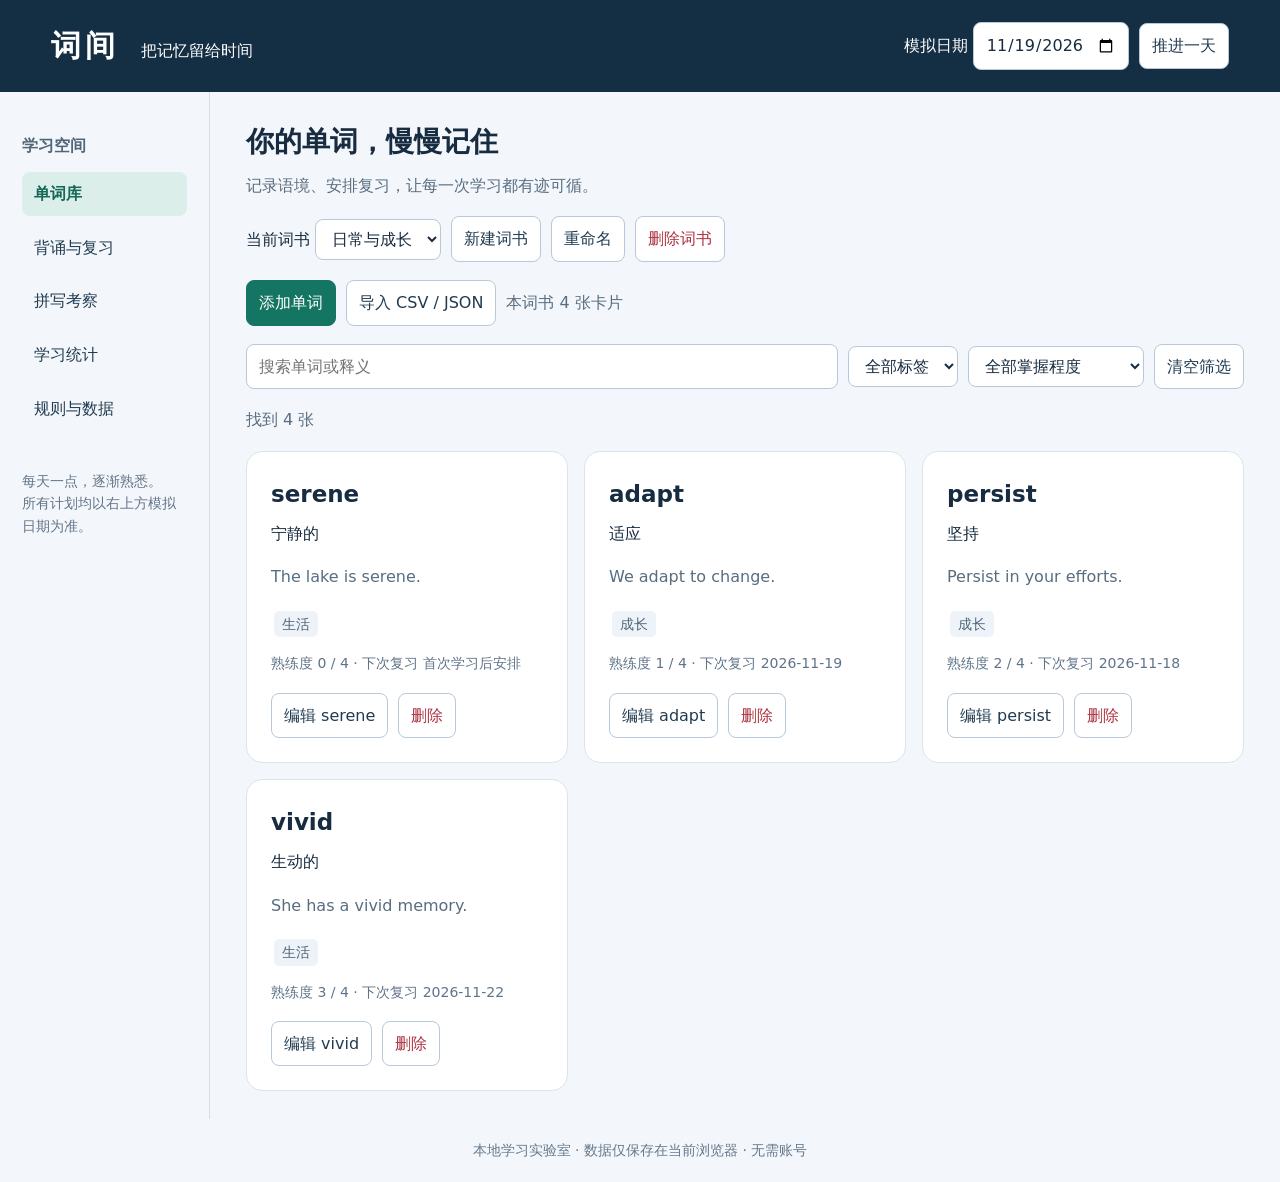
<file: 实验样本/01_单词背诵助手/demo/index.html>
<!doctype html><html lang="zh-CN"><head><meta charset="utf-8"><meta name="viewport" content="width=device-width,initial-scale=1"><title>词间 · 智能单词背诵助手</title><link rel="stylesheet" href="style.css"><script defer src="app.js"></script></head><body><header><div><span class="logo">词间</span><span>把记忆留给时间</span></div><div class="clock"><label>模拟日期 <input id="date" type="date" min="2020-01-01" max="2099-12-30"></label><button id="advance">推进一天</button></div></header><div class="shell"><aside><h2>学习空间</h2><nav><button data-page="library">单词库</button><button data-page="study">背诵与复习</button><button data-page="quiz">拼写考察</button><button data-page="stats">学习统计</button><button data-page="rules">规则与数据</button></nav><div class="aside-note">每天一点，逐渐熟悉。<br>所有计划均以右上方模拟日期为准。</div></aside><main><div id="notice" role="status" aria-live="polite"></div><section id="content"></section></main></div><dialog id="modal"></dialog><footer>本地学习实验室 · 数据仅保存在当前浏览器 · 无需账号</footer></body></html>
</file>
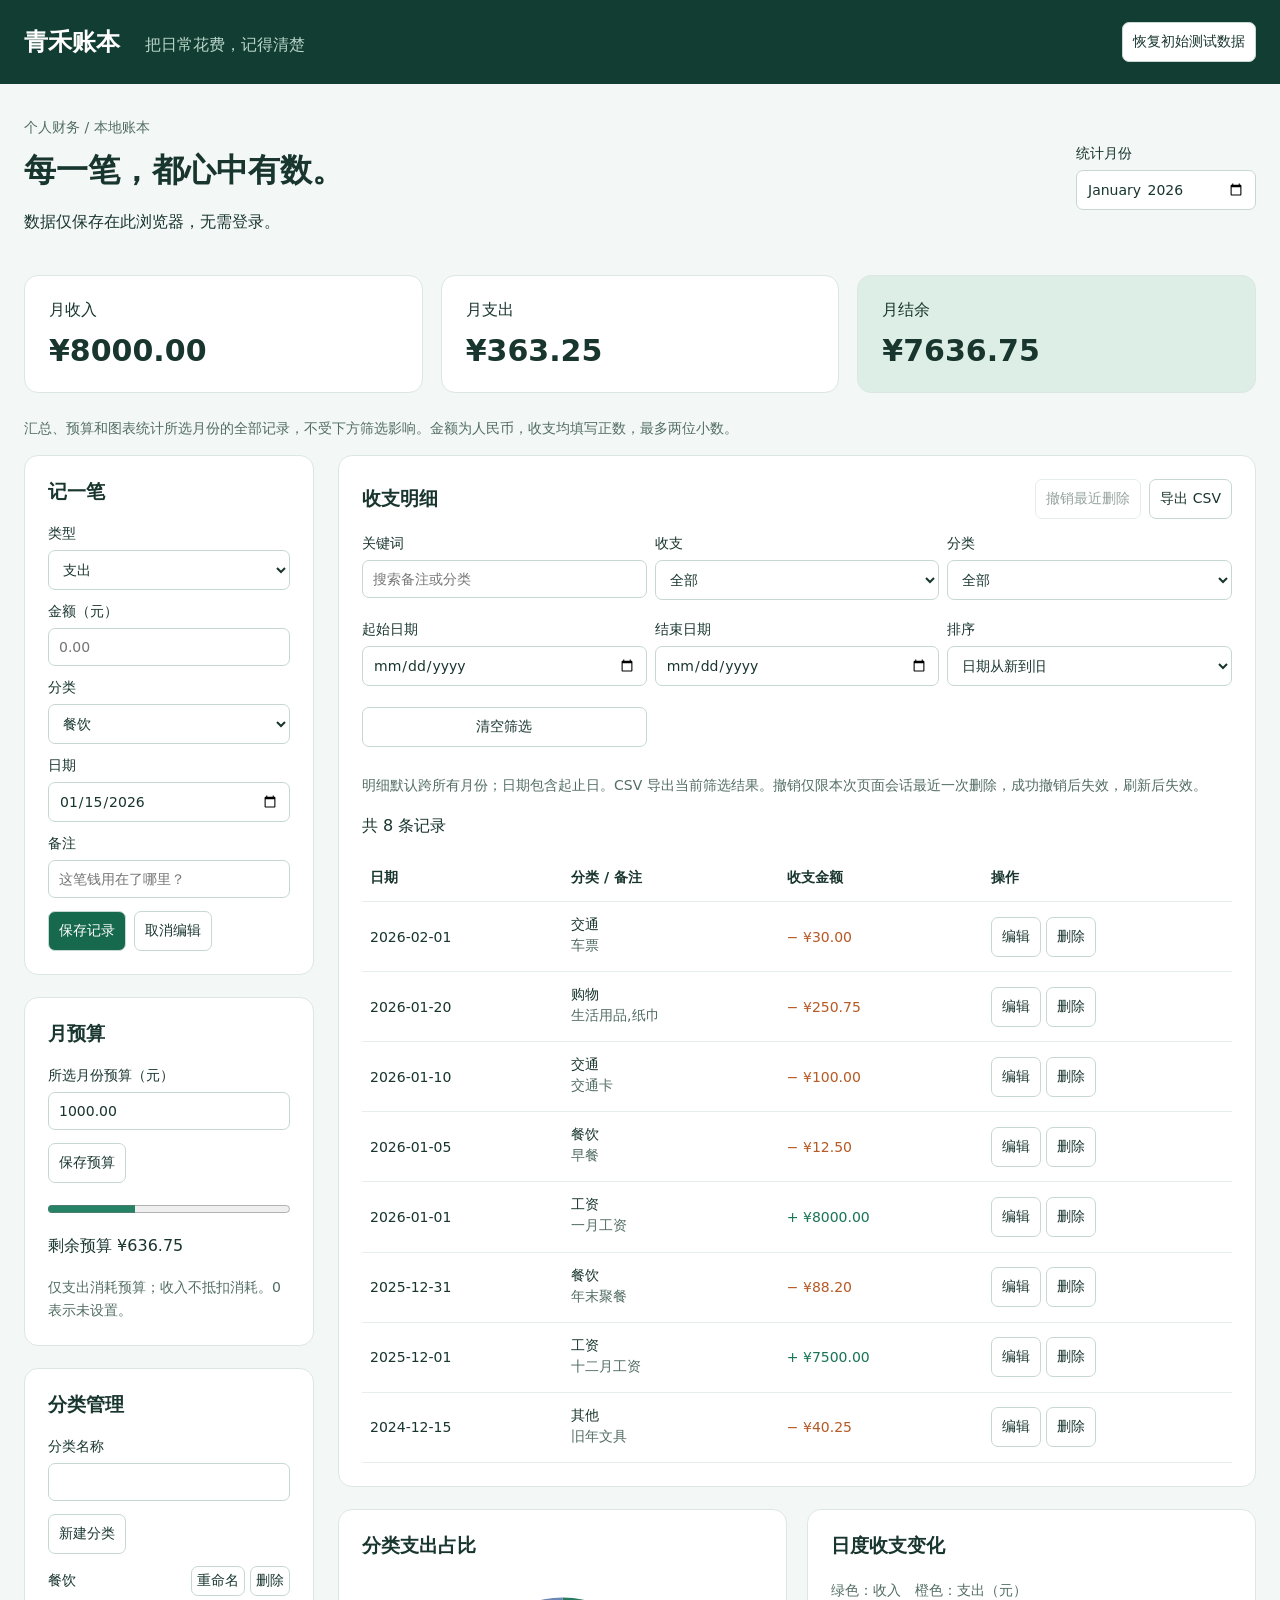
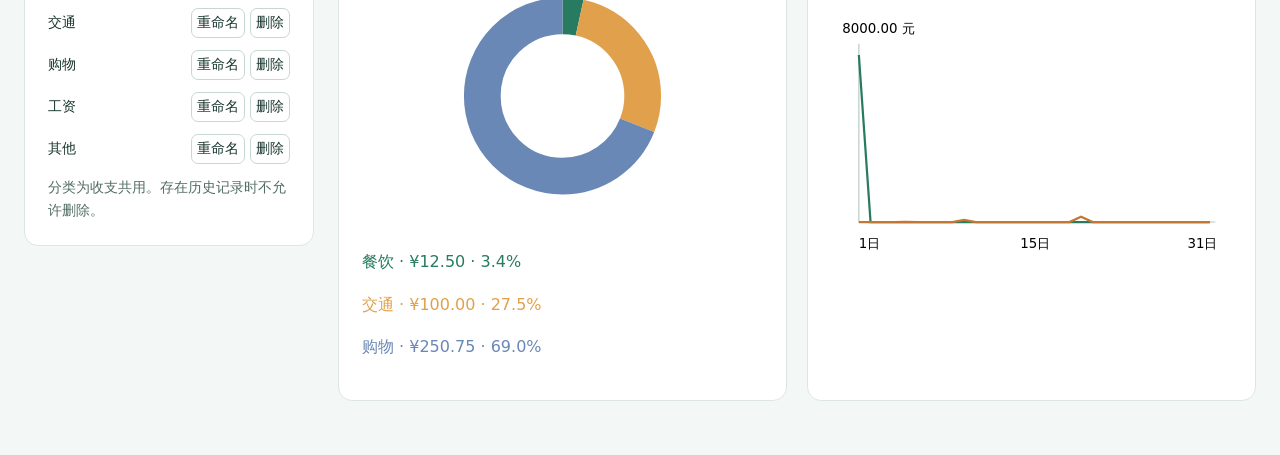
<file: 实验样本/02_个人记账工具/demo/index.html>
<!doctype html><html lang="zh-CN"><head><meta charset="utf-8"><meta name="viewport" content="width=device-width,initial-scale=1"><title>青禾账本 · 个人记账</title><link rel="stylesheet" href="style.css"></head><body>
<header><div><b class="brand">青禾账本</b><span>把日常花费，记得清楚</span></div><button id="reset">恢复初始测试数据</button></header>
<main><section class="heading"><div><small>个人财务 / 本地账本</small><h1>每一笔，都心中有数。</h1><p>数据仅保存在此浏览器，无需登录。</p></div><label>统计月份<input id="month" type="month" value="2026-01"></label></section>
<div class="stats"><article>月收入<strong id="income"></strong></article><article>月支出<strong id="expense"></strong></article><article>月结余<strong id="balance"></strong></article></div>
<p class="hint">汇总、预算和图表统计所选月份的全部记录，不受下方筛选影响。金额为人民币，收支均填写正数，最多两位小数。</p>
<div class="layout"><aside><section class="card"><h2 id="formTitle">记一笔</h2><form id="entry"><label>类型<select id="type"><option value="expense">支出</option><option value="income">收入</option></select></label><label>金额（元）<input id="amount" type="number" min="0.01" max="99999999.99" step="0.01" required placeholder="0.00"></label><label>分类<select id="category"></select></label><label>日期<input id="date" type="date" required value="2026-01-15"></label><label>备注<input id="note" maxlength="200" placeholder="这笔钱用在了哪里？"></label><div class="actions"><span class="save-entry"><button class="primary" type="submit">保存记录</button><span class="save-decoration" aria-hidden="true"></span></span><button type="button" id="cancel">取消编辑</button></div></form></section>
<section class="card"><h2>月预算</h2><form id="budgetForm"><label>所选月份预算（元）<input id="budget" type="number" min="0" max="99999999.99" step="0.01" required></label><button>保存预算</button></form><progress id="budgetBar" max="100" value="0"></progress><p id="budgetText"></p><small>仅支出消耗预算；收入不抵扣消耗。0 表示未设置。</small></section>
<section class="card"><h2>分类管理</h2><form id="categoryForm"><label>分类名称<input id="categoryName" required maxlength="20"></label><button>新建分类</button></form><div id="categories"></div><small>分类为收支共用。存在历史记录时不允许删除。</small></section></aside>
<div><section class="card"><div class="sectionTitle"><h2>收支明细</h2><div class="actions"><button id="undo" disabled>撤销最近删除</button><button id="export">导出 CSV</button></div></div><div class="filters"><label>关键词<input id="search" placeholder="搜索备注或分类"></label><label>收支<select id="filterType"><option value="">全部</option><option value="expense">支出</option><option value="income">收入</option></select></label><label>分类<select id="filterCategory"></select></label><label>起始日期<input id="from" type="date"></label><label>结束日期<input id="to" type="date"></label><label>排序<select id="sort"><option value="dateDesc">日期从新到旧</option><option value="dateAsc">日期从旧到新</option><option value="amountAsc">金额从小到大</option><option value="amountDesc">金额从大到小</option></select></label><button id="clear">清空筛选</button></div><p class="hint">明细默认跨所有月份；日期包含起止日。CSV 导出当前筛选结果。撤销仅限本次页面会话最近一次删除，成功撤销后失效，刷新后失效。</p><p id="count"></p><div class="tableWrap"><table><thead><tr><th>日期</th><th>分类 / 备注</th><th>收支金额</th><th>操作</th></tr></thead><tbody id="rows"></tbody></table></div></section>
<div class="charts"><section class="card"><h2>分类支出占比</h2><div id="pie"></div></section><section class="card"><h2>日度收支变化</h2><p class="legend">绿色：收入　橙色：支出（元）</p><div id="trend"></div></section></div></div></div></main><div id="toast" role="status" aria-live="polite"></div><script src="app.js"></script></body></html>
</file>
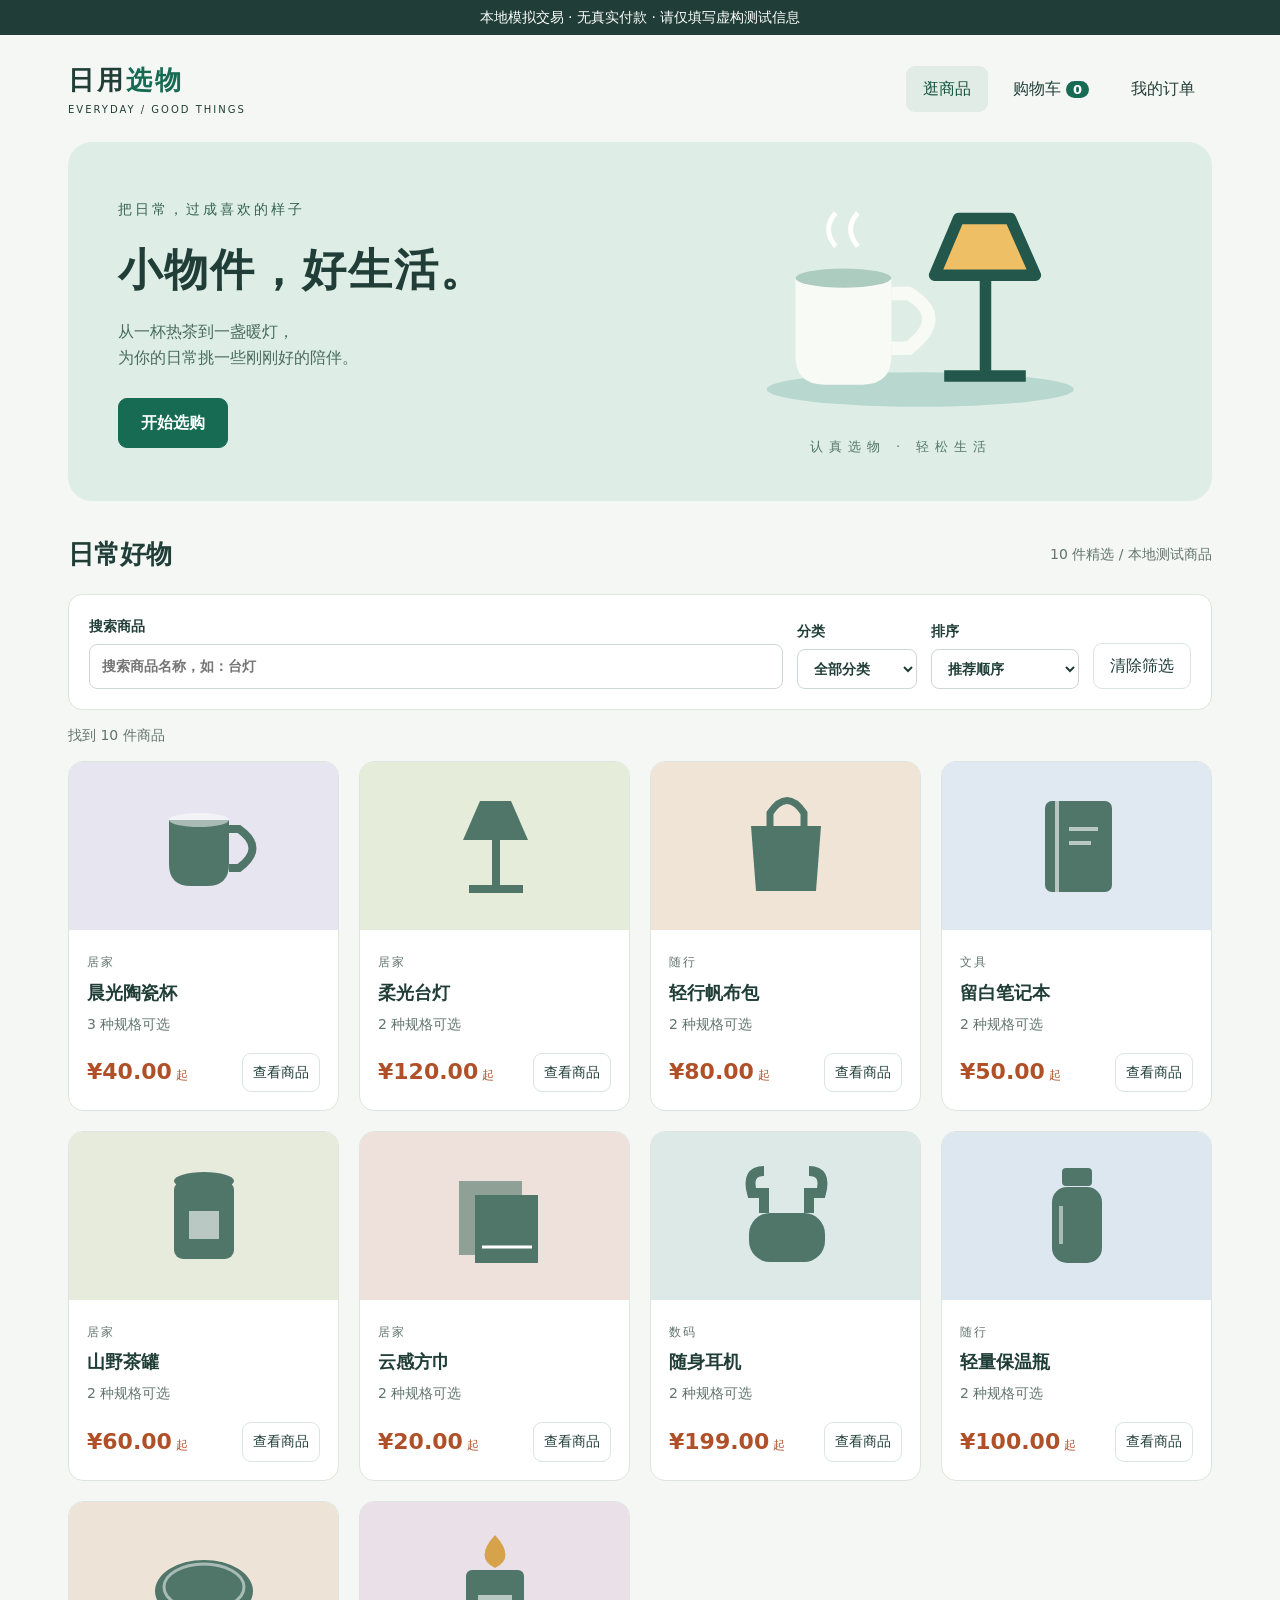
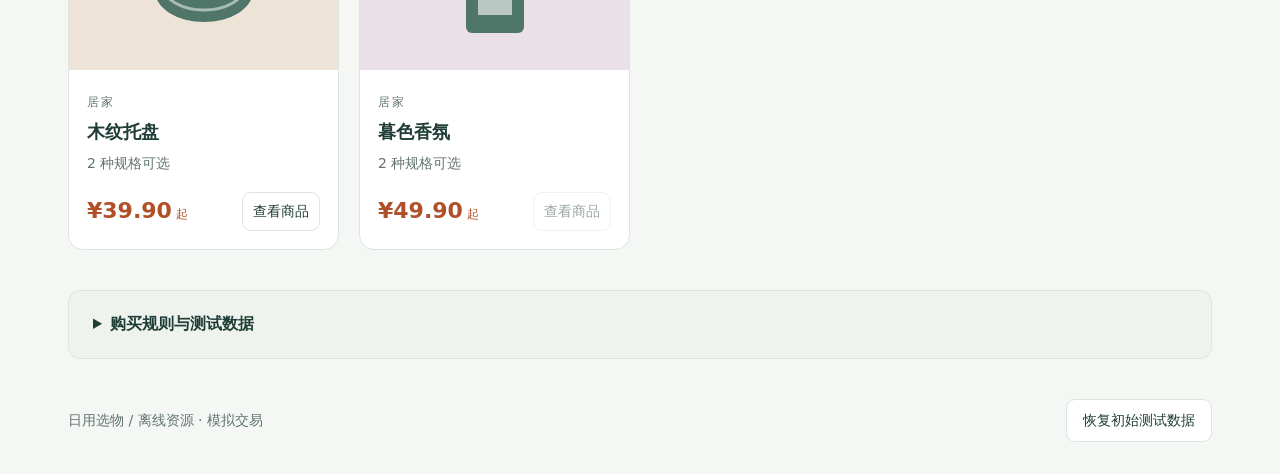
<file: 实验样本/03_商品购买demo/demo/index.html>
<!doctype html>
<html lang="zh-CN">
<head><meta charset="utf-8"><meta name="viewport" content="width=device-width,initial-scale=1"><title>日用选物 · 模拟商店</title><link rel="stylesheet" href="style.css"><script defer src="app.js"></script></head>
<body>
<div class="notice">本地模拟交易 · 无真实付款 · 请仅填写虚构测试信息</div>
<header><a class="brand" href="#shop">日用<span>选物</span><small>EVERYDAY / GOOD THINGS</small></a><nav aria-label="主导航"><button data-page="shop" class="active">逛商品</button><button data-page="cart">购物车 <b id="cartCount">0</b></button><button data-page="orders">我的订单</button></nav></header>
<main>
<section id="shop" class="page">
<div class="hero"><div><span class="eyebrow">把日常，过成喜欢的样子</span><h1>小物件，好生活。</h1><p>从一杯热茶到一盏暖灯，<br>为你的日常挑一些刚刚好的陪伴。</p><a class="primary" href="#catalog">开始选购</a></div><div class="hero-art" aria-hidden="true"><svg viewBox="0 0 400 250"><ellipse cx="220" cy="214" rx="160" ry="18" fill="#b8d8cf"/><path d="M90 98h100v81q0 30-30 30h-40q-30 0-30-30z" fill="#f8faf5"/><path d="M190 114h18q42 25 0 57h-18" fill="none" stroke="#f8faf5" stroke-width="14"/><ellipse cx="140" cy="98" rx="50" ry="10" fill="#adccc0"/><path d="M245 200h85M288 200V95M235 95h105l-26-59h-54z" stroke="#24574c" stroke-width="12" stroke-linejoin="round" fill="#efbf66"/><path d="M132 65q-15-18 0-35M155 65q-15-18 0-35" stroke="#fff" stroke-width="5" fill="none"/></svg><span>认真选物 · 轻松生活</span></div></div>
<div class="section-title" id="catalog"><h2>日常好物</h2><span>10 件精选 / 本地测试商品</span></div>
<div class="toolbar"><label class="search">搜索商品<input id="search" placeholder="搜索商品名称，如：台灯" type="search"></label><label>分类<select id="category"><option value="全部">全部分类</option><option>居家</option><option>随行</option><option>文具</option><option>数码</option></select></label><label>排序<select id="sort"><option value="default">推荐顺序</option><option value="asc">价格从低到高</option><option value="desc">价格从高到低</option></select></label><button id="clearFilters">清除筛选</button></div>
<p id="resultCount" class="muted" aria-live="polite"></p><div id="products" class="products"></div>
</section>
<section id="cart" class="page" hidden><div class="section-title"><h1>我的购物车</h1><span>加购不锁定库存</span></div><div class="cart-layout"><div><label class="select-all"><input id="selectAll" type="checkbox">全选商品</label><div id="cartItems"></div></div><aside class="panel"><h2>结算明细</h2><label>优惠券<select id="couponChoice"><option value="">选择优惠券</option><option value="SAVE20">SAVE20 · 满 200 减 20</option><option value="NINE">NINE · 满 100 打九折</option></select></label><label>或输入券码<input id="couponCode" placeholder="SAVE20 / NINE"></label><div class="actions"><button id="applyCoupon">使用优惠券</button><button id="removeCoupon">移除优惠</button></div><p id="couponStatus" class="muted"></p><div id="cartSummary"></div><button id="checkout" class="primary wide">去模拟结算</button><p class="muted">仅结算勾选商品。优惠后满 ¥199.00 包邮，否则运费 ¥12.00。</p></aside></div></section>
<section id="checkoutPage" class="page" hidden><div class="section-title"><h1>确认模拟订单</h1><button data-page="cart">返回购物车</button></div><form id="checkoutForm" novalidate><div class="cart-layout"><div class="panel"><h2>测试收件信息</h2><p class="muted">请填写虚构信息，例如：测试用户 / 13800000000 / 测试市样例路 1 号。</p><label>收件人（必填）<input id="recipient" autocomplete="off" maxlength="30"></label><label>测试手机号（11 位数字，必填）<input id="phone" inputmode="numeric" autocomplete="off" maxlength="11"></label><label>测试地址（必填）<textarea id="address" rows="3" maxlength="150"></textarea></label><p id="formError" role="alert"></p></div><aside class="panel"><h2>本次购买</h2><div id="checkoutLines"></div><div id="checkoutSummary"></div><button id="submitOrder" type="submit" class="primary wide">提交模拟订单</button><p class="muted">不会支付任何真实款项。提交后扣库存；取消后恢复。</p></aside></div></form></section>
<section id="orders" class="page" hidden><div class="section-title"><h1>我的模拟订单</h1><span>仅保存在当前浏览器</span></div><div id="orderList"></div></section>
<details class="rules"><summary>购买规则与测试数据</summary><div><p>所有金额精确到分。商品列表以最低规格价格展示；搜索忽略首尾空白。不同规格应分别成行，同规格重复加入累加数量。数量必须为正整数，不能超过该规格当前库存。</p><p>券门槛按本次勾选商品的原价合计计算。每单限一张券：SAVE20 满 200 元减 20 元；NINE 满 100 元打九折，优惠金额四舍五入到分。先计算商品原价，再计算一张优惠券，最后按优惠后商品金额判断运费：满 199 元（含）免运费，否则 12 元。没有选中商品时不产生运费。购物车变化后应重新判断优惠资格。</p><p>提交时再次校验库存，扣减实际购买数量，移除已购买条目，保留未选条目。订单只能取消一次，取消应按各规格购买数量恢复库存，不自动放回购物车。快速重复提交只生成一个订单。购物车、勾选状态、订单、库存刷新后应保留；优惠券和未提交收件信息不持久化。</p><p>单浏览器、单标签页测试，无真实账号、支付、物流或服务端。刷新不会重置库存。重置将清除本商店的购物车和订单，并恢复全部初始库存。</p></div></details>
<footer><span>日用选物 / 离线资源 · 模拟交易</span><button id="reset">恢复初始测试数据</button></footer>
</main>
<dialog id="detail"><button class="close" id="closeDetail" aria-label="关闭商品详情">×</button><div id="detailContent"></div></dialog>
<dialog id="orderDetail"><button class="close" id="closeOrder" aria-label="关闭订单详情">×</button><div id="orderContent"></div></dialog>
<dialog id="resetDialog"><h2>恢复初始测试数据？</h2><p>将清空本商店购物车与模拟订单，并恢复所有初始库存。此操作无法撤销。</p><div class="actions"><button id="abortReset">保留当前数据</button><button id="confirmReset" class="primary">确认恢复</button></div></dialog>
<div id="toast" role="status" aria-live="polite"></div>
</body></html>
</file>
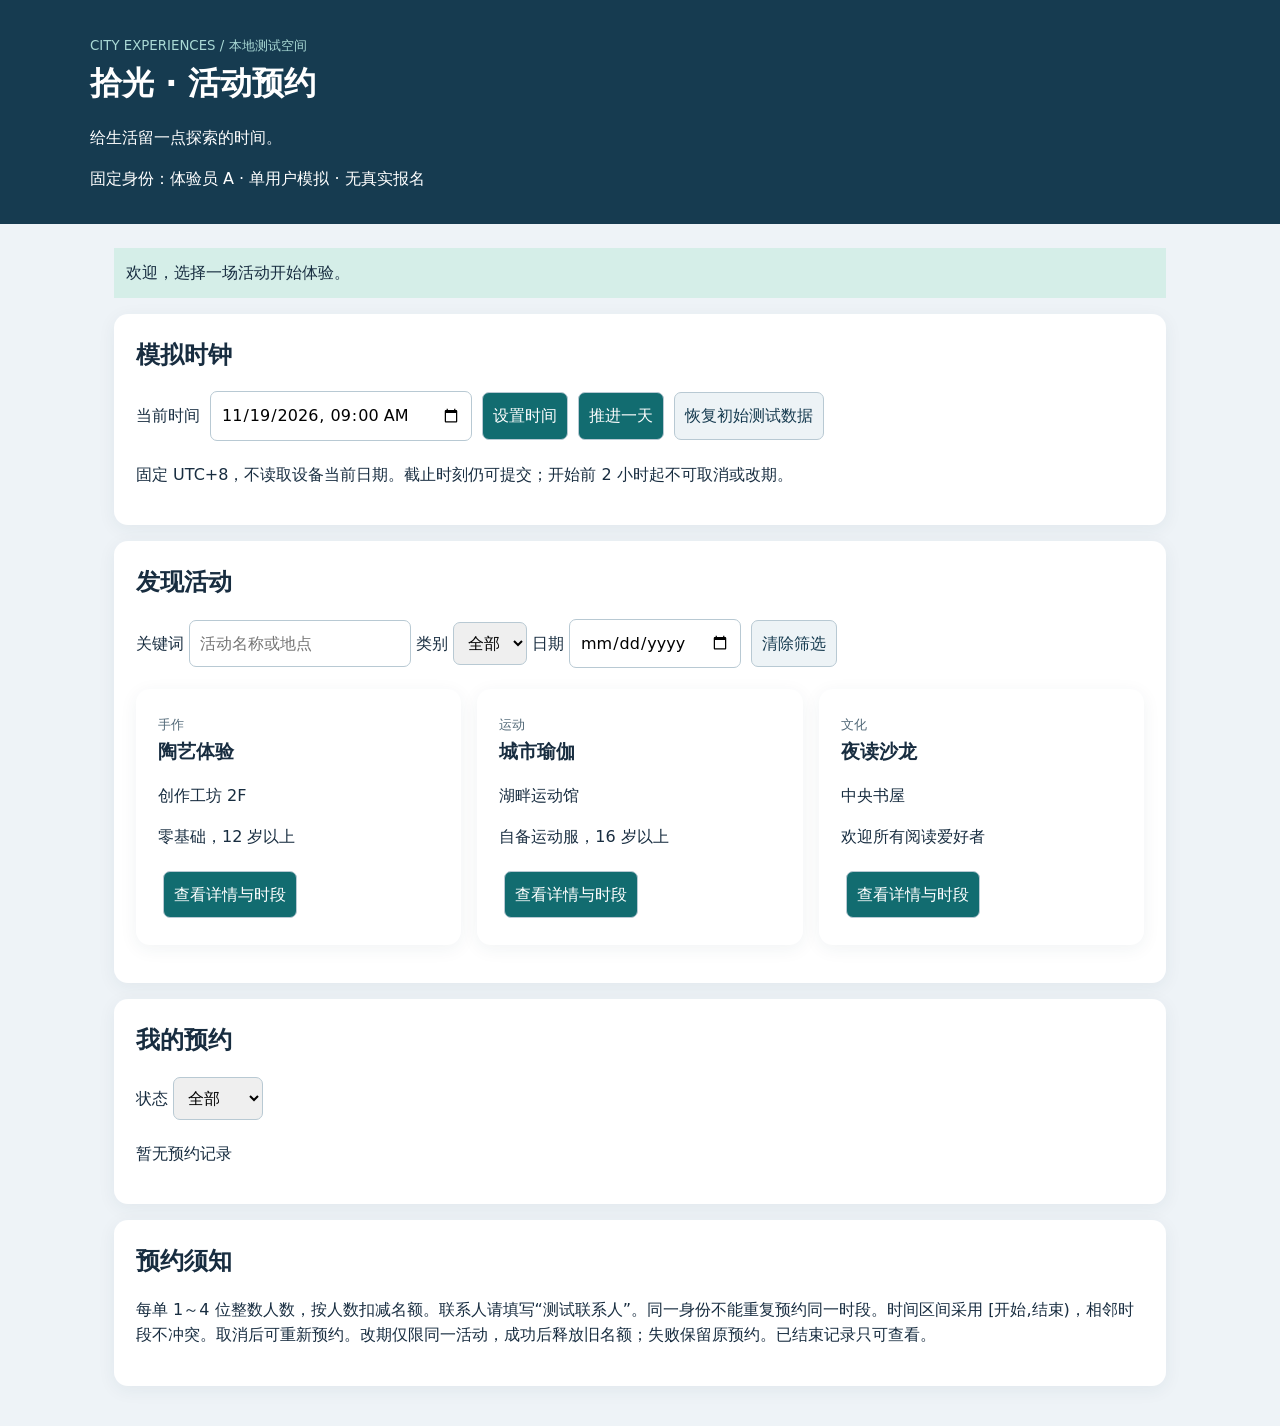
<file: 实验样本/04_活动预约工具/demo/index.html>
<!doctype html><html lang="zh-CN"><meta charset="utf-8"><meta name="viewport" content="width=device-width,initial-scale=1"><title>拾光 · 活动预约</title><style>*{box-sizing:border-box}body{margin:0;background:#eef3f7;color:#182d40;font:16px/1.6 system-ui}header{background:#163b50;color:white;padding:32px max(5%,calc((100% - 1100px)/2))}main{max-width:1100px;margin:auto;padding:24px}section,article{background:white;padding:22px;border-radius:14px;margin:16px 0;box-shadow:0 4px 18px #183b5010}input,select,button,textarea{font:inherit;padding:10px;border:1px solid #b8c9d3;border-radius:7px;margin:5px;max-width:100%}button{cursor:pointer;background:#126c70;color:white}button.secondary{background:#edf3f6;color:#163b50}label{display:inline-block}#list{display:grid;grid-template-columns:repeat(auto-fit,minmax(260px,1fr));gap:16px}small{color:#526978}h1,h2,h3{margin:0 0 12px}dialog{width:600px;max-width:95%;border:0;border-radius:16px;padding:25px}dialog::backdrop{background:#102a40aa}#message{position:sticky;top:0;background:#d5eee8;padding:12px;z-index:2}textarea{display:block;width:95%}@media(max-width:600px){main{padding:12px}header{padding:24px}input{max-width:90%}}</style><header><small style="color:#a9d9d5">CITY EXPERIENCES / 本地测试空间</small><h1>拾光 · 活动预约</h1><p>给生活留一点探索的时间。</p>固定身份：体验员 A · 单用户模拟 · 无真实报名</header><main><div id="message" role="status">欢迎，选择一场活动开始体验。</div><section><h2>模拟时钟</h2><label>当前时间 <input id="clock" type="datetime-local"></label><button onclick="setTime()">设置时间</button><button onclick="message('模拟时间已推进一天')">推进一天</button><button class="secondary" onclick="reset()">恢复初始测试数据</button><p>固定 UTC+8，不读取设备当前日期。截止时刻仍可提交；开始前 2 小时起不可取消或改期。</p></section><section><h2>发现活动</h2><label>关键词<input id="query" placeholder="活动名称或地点" oninput="renderList()"></label><label>类别<select id="category" onchange="renderList()"><option value="">全部</option><option>手作</option><option>运动</option><option>文化</option></select></label><label>日期<input id="filterDate" type="date" onchange="renderList()"></label><button class="secondary" onclick="clearFilters()">清除筛选</button><div id="list"></div></section><section><h2>我的预约</h2><label>状态<select id="status" onchange="renderOrders()"><option>全部</option><option>待参加</option><option>已取消</option><option>已结束</option></select></label><div id="orders"></div></section><section><h2>预约须知</h2><p>每单 1～4 位整数人数，按人数扣减名额。联系人请填写“测试联系人”。同一身份不能重复预约同一时段。时间区间采用 [开始,结束)，相邻时段不冲突。取消后可重新预约。改期仅限同一活动，成功后释放旧名额；失败保留原预约。已结束记录只可查看。</p></section></main><dialog id="detail"></dialog><script src="app.js"></script></html>
</file>
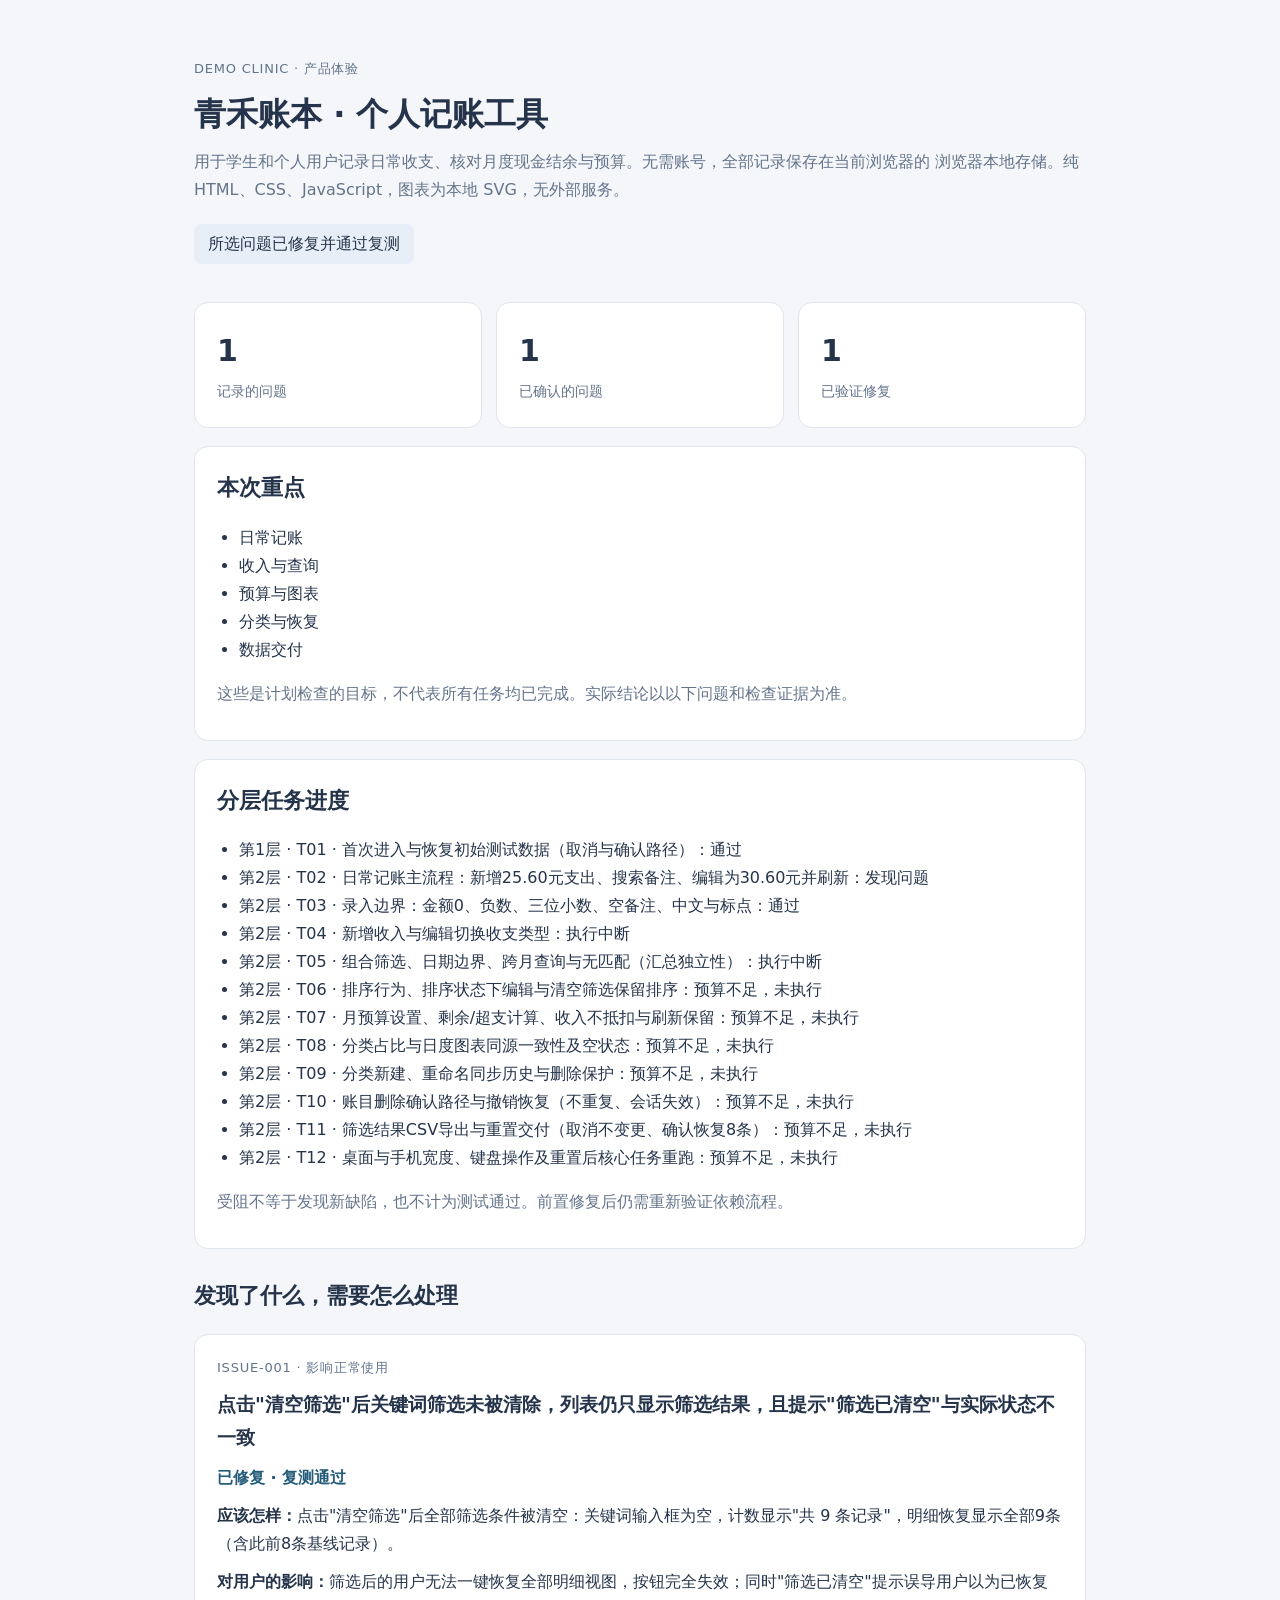
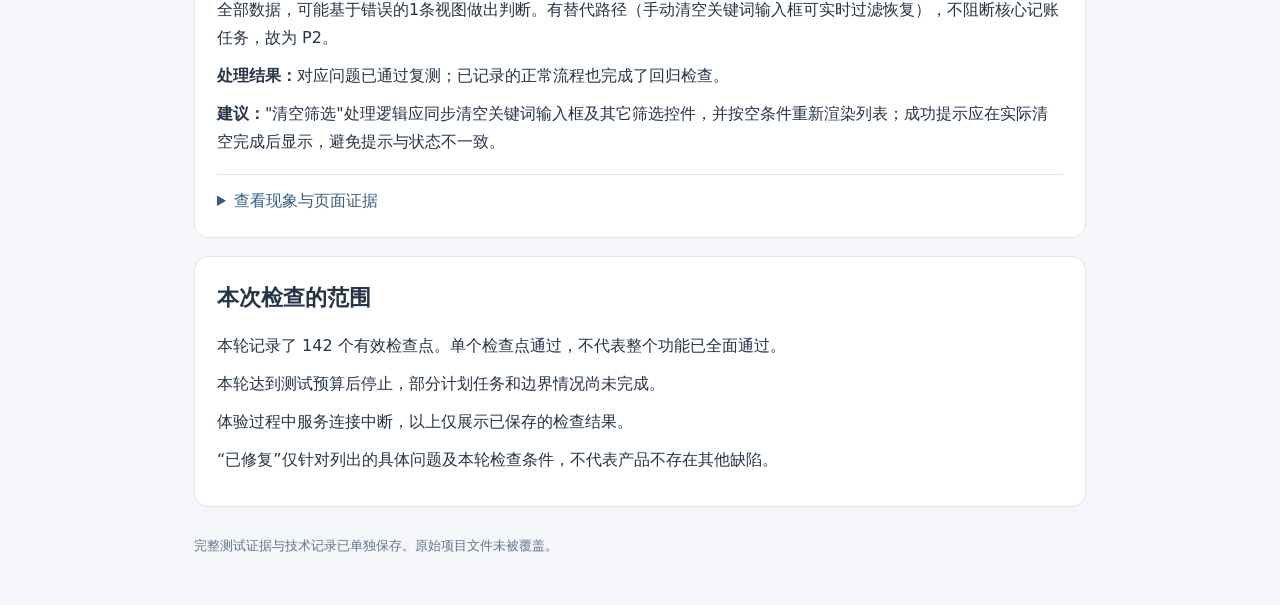
<file: 实验结果/样本2实验结果/体验与修复报告.html>
<!doctype html><html lang="zh-CN"><head><meta charset="utf-8"><meta name="viewport" content="width=device-width,initial-scale=1"><title>产品体验报告</title><style>*{box-sizing:border-box}body{margin:0;background:#f4f6f9;color:#25344a;font:16px/1.75 system-ui,'Microsoft YaHei',sans-serif}main{max-width:940px;margin:auto;padding:48px 24px}header{margin-bottom:28px}h1{font-size:32px;line-height:1.35;margin:12px 0}h2{font-size:22px;margin:28px 0 14px}h3{font-size:19px;margin:8px 0}p{margin:10px 0}.eyebrow,.issue-meta{font-size:13px;letter-spacing:.06em;color:#61748b}.subtitle,.muted,footer{color:#64748b}.badge{display:inline-block;background:#e8eef8;padding:6px 14px;border-radius:8px}.metrics{display:grid;grid-template-columns:repeat(3,1fr);gap:14px}.metrics div,section{background:white;border:1px solid #e0e6ed;border-radius:14px;padding:22px}.metrics b{font-size:30px;display:block}.metrics span{color:#64748b;font-size:14px}section{margin:18px 0}section h2{margin-top:0}.state{font-weight:600;color:#245c7a}ul{padding-left:22px}details{border-top:1px solid #e4e9ef;margin-top:18px;padding-top:12px}summary{cursor:pointer;color:#365d85}img{max-width:100%;height:auto;border:1px solid #e0e6ed}figure{margin:14px 0}figcaption{font-size:13px;color:#64748b}footer{font-size:13px;margin-top:28px}@media(max-width:600px){main{padding:24px 16px}h1{font-size:25px}section,.metrics div{padding:16px}.metrics{gap:8px}.metrics b{font-size:25px}}</style></head><body><main><header><p class="eyebrow">DEMO CLINIC · 产品体验</p><h1>青禾账本 · 个人记账工具</h1><p class="subtitle">用于学生和个人用户记录日常收支、核对月度现金结余与预算。无需账号，全部记录保存在当前浏览器的 浏览器本地存储。纯 HTML、CSS、JavaScript，图表为本地 SVG，无外部服务。</p><p class="badge">所选问题已修复并通过复测</p></header><div class="metrics"><div><b>1</b><span>记录的问题</span></div><div><b>1</b><span>已确认的问题</span></div><div><b>1</b><span>已验证修复</span></div></div><section><h2>本次重点</h2><ul><li>日常记账</li><li>收入与查询</li><li>预算与图表</li><li>分类与恢复</li><li>数据交付</li></ul><p class="muted">这些是计划检查的目标，不代表所有任务均已完成。实际结论以以下问题和检查证据为准。</p></section><section><h2>分层任务进度</h2><ul><li>第1层 · T01 · 首次进入与恢复初始测试数据（取消与确认路径）：通过</li><li>第2层 · T02 · 日常记账主流程：新增25.60元支出、搜索备注、编辑为30.60元并刷新：发现问题</li><li>第2层 · T03 · 录入边界：金额0、负数、三位小数、空备注、中文与标点：通过</li><li>第2层 · T04 · 新增收入与编辑切换收支类型：执行中断</li><li>第2层 · T05 · 组合筛选、日期边界、跨月查询与无匹配（汇总独立性）：执行中断</li><li>第2层 · T06 · 排序行为、排序状态下编辑与清空筛选保留排序：预算不足，未执行</li><li>第2层 · T07 · 月预算设置、剩余/超支计算、收入不抵扣与刷新保留：预算不足，未执行</li><li>第2层 · T08 · 分类占比与日度图表同源一致性及空状态：预算不足，未执行</li><li>第2层 · T09 · 分类新建、重命名同步历史与删除保护：预算不足，未执行</li><li>第2层 · T10 · 账目删除确认路径与撤销恢复（不重复、会话失效）：预算不足，未执行</li><li>第2层 · T11 · 筛选结果CSV导出与重置交付（取消不变更、确认恢复8条）：预算不足，未执行</li><li>第2层 · T12 · 桌面与手机宽度、键盘操作及重置后核心任务重跑：预算不足，未执行</li></ul><p class="muted">受阻不等于发现新缺陷，也不计为测试通过。前置修复后仍需重新验证依赖流程。</p></section><h2>发现了什么，需要怎么处理</h2><section class="issue"><div class="issue-meta">ISSUE-001 · 影响正常使用</div><h3>点击&quot;清空筛选&quot;后关键词筛选未被清除，列表仍只显示筛选结果，且提示&quot;筛选已清空&quot;与实际状态不一致</h3><p class="state">已修复 · 复测通过</p><p><strong>应该怎样：</strong>点击&quot;清空筛选&quot;后全部筛选条件被清空：关键词输入框为空，计数显示&quot;共 9 条记录&quot;，明细恢复显示全部9条（含此前8条基线记录）。</p><p><strong>对用户的影响：</strong>筛选后的用户无法一键恢复全部明细视图，按钮完全失效；同时&quot;筛选已清空&quot;提示误导用户以为已恢复全部数据，可能基于错误的1条视图做出判断。有替代路径（手动清空关键词输入框可实时过滤恢复），不阻断核心记账任务，故为 P2。</p><p><strong>处理结果：</strong>对应问题已通过复测；已记录的正常流程也完成了回归检查。</p><p><strong>建议：</strong>&quot;清空筛选&quot;处理逻辑应同步清空关键词输入框及其它筛选控件，并按空条件重新渲染列表；成功提示应在实际清空完成后显示，避免提示与状态不一致。</p><details><summary>查看现象与页面证据</summary><p>两次点击后 toast 均显示&quot;筛选已清空&quot;，但 页面控件 仍为&quot;食堂午餐A&quot;，页面控件 仍为&quot;共 1 条记录&quot;，明细仅剩该1条（2026-01-15 餐饮 食堂午餐A −¥25.60），未恢复9条；提示与实际状态矛盾。</p><figure><img alt="发现问题时的页面" src="[data-uri]"><figcaption>发现问题时的页面</figcaption></figure><figure><img alt="修复后复测的页面" src="[data-uri]"><figcaption>修复后复测的页面</figcaption></figure></details></section><section><h2>本次检查的范围</h2><p>本轮记录了 142 个有效检查点。单个检查点通过，不代表整个功能已全面通过。</p><p>本轮达到测试预算后停止，部分计划任务和边界情况尚未完成。</p><p>体验过程中服务连接中断，以上仅展示已保存的检查结果。</p><p>“已修复”仅针对列出的具体问题及本轮检查条件，不代表产品不存在其他缺陷。</p></section><footer>完整测试证据与技术记录已单独保存。原始项目文件未被覆盖。</footer></main></body></html>
</file>
<file: 实验样本/01_单词背诵助手/demo/style.css>
*{box-sizing:border-box}body{margin:0;background:#f3f6fa;color:#172c40;font:16px/1.6 system-ui,"Microsoft YaHei",sans-serif}header{background:#142e43;color:white;padding:22px 4%;display:flex;justify-content:space-between;gap:20px;align-items:center}.logo{font-size:30px;font-weight:800;letter-spacing:4px;margin-right:22px}.clock{display:flex;gap:10px;align-items:center}.shell{display:grid;grid-template-columns:210px 1fr;max-width:1440px;margin:auto;min-height:80vh}aside{padding:28px 22px;border-right:1px solid #d7e0ea}aside h2{font-size:16px;color:#516779}nav{display:grid;gap:10px}nav button{text-align:left;background:transparent;border:0}nav button.active{background:#dceee9;color:#146957;font-weight:700}.aside-note{font-size:14px;color:#63758a;margin-top:40px}main{padding:28px 36px;min-width:0}h1{font-size:28px;margin:0 0 8px}h2{font-size:20px}p{margin:8px 0 18px}.muted{color:#586d80}button,input,select,textarea{font:inherit;border:1px solid #b9c8d6;border-radius:8px;padding:9px 12px}button{cursor:pointer;background:white;color:#203b50}button:hover{background:#e8f2f0}button.primary{background:#157563;color:white;border-color:#157563}button.danger{color:#ac3341}button:disabled{opacity:.45;cursor:not-allowed}input,textarea,select{background:white;max-width:100%;color:#172c40}button:focus-visible,input:focus-visible,select:focus-visible{outline:3px solid #dcaa34;outline-offset:2px}.toolbar,.filters,.actions{display:flex;gap:10px;flex-wrap:wrap;align-items:center;margin:18px 0}.filters input{flex:1;min-width:180px}.panel,.card,.metric{background:white;border:1px solid #dbe4ed;border-radius:16px;padding:24px}.grid{display:grid;grid-template-columns:repeat(auto-fill,minmax(260px,1fr));gap:16px}.card h2{font-size:23px;margin:0}.card .actions{margin-bottom:0}.tag{display:inline-block;background:#edf3f8;color:#526579;padding:2px 8px;margin:3px;border-radius:5px;font-size:14px}.card small{display:block;color:#607489;font-size:14px;margin-top:12px}.metrics{display:grid;grid-template-columns:repeat(4,1fr);gap:16px;margin:24px 0}.metric strong{display:block;font-size:32px;color:#157563}.study{max-width:720px;margin:24px auto;text-align:center;padding:42px}.word{font-size:44px;font-weight:750;margin:20px 0}.answer{padding:18px;background:#eef6f3;border-radius:12px;margin:20px 0}.empty{padding:40px;text-align:center;color:#62778b}#notice:not(:empty){padding:10px 16px;background:#dff1e9;border-radius:8px;margin-bottom:18px}dialog{border:0;border-radius:16px;max-width:680px;width:calc(100% - 30px);padding:28px;box-shadow:0 20px 70px #122b4355}dialog::backdrop{background:#11293e70}form label{display:block;margin:12px 0}form input,form textarea,form select{width:100%}textarea{min-height:90px}table{border-collapse:collapse;width:100%;font-size:14px}td,th{text-align:left;border-bottom:1px solid #dce4ec;padding:10px}.table-scroll{overflow:auto;max-height:320px}.error{color:#a93140}footer{text-align:center;color:#66798c;padding:20px;font-size:14px}progress{width:100%;accent-color:#157563}a{color:#156c9c}li{margin:8px 0}@media(max-width:760px){header{align-items:flex-start;flex-direction:column;padding:16px}.clock{flex-wrap:wrap}.shell{display:block}aside{padding:10px;border-right:0}aside h2,.aside-note{display:none}nav{display:flex;overflow:auto}nav button{white-space:nowrap}main{padding:18px}.metrics{grid-template-columns:repeat(2,1fr)}.study{padding:22px}.word{font-size:34px}.grid{grid-template-columns:1fr}}
.card,.study{overflow-wrap:anywhere} .clock input{max-width:180px}

.card-entry{position:relative;display:inline-flex}.entry-decoration{display:none}@media(max-width:480px){.entry-decoration{display:block;position:absolute;inset:0;background:#e5ece8cc;border-radius:8px;z-index:2}}
</file>
<file: 实验样本/02_个人记账工具/demo/style.css>
:root{font-family:system-ui,"Microsoft YaHei",sans-serif;color:#18352e;background:#f3f7f6;font-size:16px}*{box-sizing:border-box}body{margin:0}header{background:#123d32;color:white;padding:22px max(24px,calc((100vw - 1440px)/2));display:flex;justify-content:space-between;align-items:center;gap:18px}header span{margin-left:25px;color:#b9d5c9}.brand{font-size:24px}main{max-width:1440px;padding:32px 24px;margin:auto}.heading{display:flex;justify-content:space-between;align-items:center;gap:24px}h1{font-size:32px;margin:10px 0}h2{font-size:19px;margin:0 0 20px}p{line-height:1.65}small,.hint,.legend{color:#526d64;font-size:14px;line-height:1.65}.stats{display:grid;grid-template-columns:repeat(3,1fr);gap:18px;margin:24px 0}.stats article{background:white;border:1px solid #dce7e2;padding:24px;border-radius:14px}.stats article:last-child{background:#dceee5}.stats strong{display:block;font-size:30px;margin-top:12px}.layout{display:grid;grid-template-columns:290px minmax(0,1fr);gap:24px}.card{background:white;border:1px solid #dce7e2;border-radius:14px;padding:23px;margin-bottom:22px}label{display:flex;flex-direction:column;gap:7px;font-size:14px;margin-bottom:13px}input,select,button{font:inherit;border:1px solid #c7d8d0;border-radius:7px;padding:10px;background:white;color:#18352e;min-width:0}input,select{width:100%}button{cursor:pointer;font-size:14px}button:hover{background:#e8f3ed}button:disabled{opacity:.45;cursor:default}.primary{background:#17694e;color:white}.actions,.sectionTitle{display:flex;gap:8px;align-items:center;flex-wrap:wrap}.sectionTitle{justify-content:space-between;margin-bottom:16px}.sectionTitle h2{margin:0}.filters{display:grid;grid-template-columns:repeat(3,minmax(0,1fr));gap:8px}.filters button{align-self:end;margin-bottom:13px}.tableWrap{overflow:auto}table{width:100%;border-collapse:collapse;white-space:nowrap}td,th{text-align:left;padding:14px 8px;border-bottom:1px solid #e8efeb;font-size:14px}td small{display:block;max-width:220px;white-space:normal;overflow-wrap:anywhere}.positive{color:#197555}.negative{color:#b65a26}.charts{display:grid;grid-template-columns:1fr 1fr;gap:20px}.charts svg{width:100%;height:auto}.catRow{display:flex;justify-content:space-between;gap:5px;align-items:center;margin:12px 0;font-size:14px}.catRow span{overflow-wrap:anywhere;flex:1}.catRow button{padding:5px}progress{width:100%;accent-color:#258264;margin-top:18px}#toast{position:fixed;bottom:24px;left:50%;transform:translateX(-50%);background:#123d32;color:white;padding:14px 24px;border-radius:9px;display:none;z-index:5;max-width:90vw}button:focus-visible,input:focus-visible,select:focus-visible{outline:3px solid #79bbaa;outline-offset:2px}@media(max-width:900px){.layout{grid-template-columns:1fr}.charts{grid-template-columns:1fr 1fr}aside{display:grid;grid-template-columns:1fr 1fr;gap:16px}aside .card:last-child{grid-column:1/-1}}@media(max-width:600px){header{padding:18px;align-items:flex-start}header span{display:none}main{padding:20px 12px}.heading{display:block}h1{font-size:26px}.stats{gap:7px}.stats article{padding:13px 8px;font-size:14px}.stats strong{font-size:20px}.layout,aside,.charts{display:block}.card{padding:17px}.filters{grid-template-columns:1fr 1fr}.heading label{max-width:220px;margin-top:20px}}

dialog{border:1px solid #b5c8bf;border-radius:14px;max-width:min(480px,90vw);padding:25px}dialog::backdrop{background:#123d3277}dialog input{margin-bottom:20px}

.save-entry{position:relative;display:inline-flex}.save-decoration{display:none}@media(max-width:480px){.save-decoration{display:block;position:absolute;inset:0;background:#e5ece8cc;border-radius:8px;z-index:2}}
</file>
<file: 实验样本/03_商品购买demo/demo/style.css>
:root{--ink:#203e37;--green:#176b53;--paper:#f5f7f5;--line:#dce5df;--muted:#61746d;--orange:#b05028}*{box-sizing:border-box}body{margin:0;background:var(--paper);color:var(--ink);font:16px/1.65 system-ui,"Microsoft YaHei",sans-serif}button,input,select,textarea{font:inherit}button,a,input,select,textarea{touch-action:manipulation}button{cursor:pointer;border:1px solid var(--line);border-radius:9px;background:#fff;padding:9px 16px;color:var(--ink)}button:hover{border-color:var(--green);background:#edf5ef}button:disabled{opacity:.45;cursor:not-allowed}button:focus-visible,a:focus-visible,input:focus-visible,select:focus-visible,textarea:focus-visible{outline:3px solid #d49a3b;outline-offset:3px}a{color:inherit}.notice{text-align:center;background:var(--ink);color:#fff;padding:6px 12px;font-size:14px}header{max-width:1200px;margin:auto;padding:24px 28px;display:flex;justify-content:space-between;align-items:center;gap:16px}.brand{text-decoration:none;font-size:26px;font-weight:800;letter-spacing:3px}.brand span{color:var(--green)}.brand small{display:block;font-size:10px;letter-spacing:2px;font-weight:500}nav{display:flex;gap:8px}nav button{background:transparent;border-color:transparent}nav button.active{background:#e0ece5;color:#125440}nav b{font-size:13px;background:#176b53;color:white;padding:1px 7px;border-radius:12px}main{max-width:1200px;padding:0 28px;margin:auto}.hero{display:grid;grid-template-columns:1fr 1fr;align-items:center;background:#deeee6;border-radius:24px;padding:42px 50px;min-height:340px;overflow:hidden}.eyebrow{font-size:14px;color:#356253;letter-spacing:3px}.hero h1{font-size:44px;letter-spacing:2px;margin:12px 0}.hero p{color:#486b5d;margin:0 0 26px}.primary{display:inline-block;background:var(--green);border:1px solid var(--green);color:white;border-radius:9px;padding:11px 22px;text-decoration:none;font-weight:600}.primary:hover{background:#125540;color:white}.hero-art{text-align:center}.hero-art svg{width:100%;max-height:240px}.hero-art span{font-size:13px;letter-spacing:6px;color:#527669}.section-title{display:flex;align-items:center;justify-content:space-between;gap:16px;margin:32px 0 18px}.section-title h1,.section-title h2{margin:0;font-size:26px}.section-title span,.muted{font-size:14px;color:var(--muted)}.toolbar{display:flex;align-items:end;gap:14px;background:white;padding:20px;border:1px solid var(--line);border-radius:14px}.toolbar .search{flex:1}label{display:block;font-size:14px;font-weight:600}input:not([type=checkbox]),select,textarea{display:block;width:100%;border:1px solid #cbd9d0;border-radius:8px;padding:10px 12px;color:var(--ink);background:white;margin:6px 0 10px;min-width:0}select{padding-right:30px}.toolbar input,.toolbar select{margin-bottom:0}.products{display:grid;grid-template-columns:repeat(4,1fr);gap:20px}.product{background:white;border:1px solid var(--line);border-radius:15px;overflow:hidden}.product .art{height:168px;display:grid;place-items:center}.art svg{width:120px;height:120px}.product-body{padding:18px}.product h3{margin:3px 0;font-size:18px}.tag{font-size:12px;color:var(--muted);letter-spacing:2px}.product-foot{display:flex;justify-content:space-between;gap:8px;align-items:center;margin-top:16px}.price{font-size:22px;font-weight:700;color:var(--orange)}.price small{font-size:12px;font-weight:400}.product-foot button{padding:7px 10px;font-size:14px}.cart-layout{display:grid;grid-template-columns:minmax(0,1fr) 350px;gap:24px;align-items:start}.panel,.cart-row,.order-card{background:white;border:1px solid var(--line);border-radius:14px;padding:24px;margin-bottom:16px}.panel h2{margin:0 0 18px;font-size:20px}.select-all{padding:14px 0}.cart-row{display:grid;grid-template-columns:22px 1fr auto;gap:14px;align-items:center}.cart-row h3{margin:0;font-size:18px}.cart-row p{margin:2px 0}.quantity{display:flex;align-items:center;gap:8px;margin:10px 0}.quantity button{padding:3px 12px}.quantity output{min-width:25px;text-align:center}.cart-controls{text-align:right}.text-button{padding:4px 8px;border:0;color:#a34228;background:transparent}.summary-row{display:flex;justify-content:space-between;gap:16px;margin:12px 0}.summary-total{border-top:1px solid var(--line);padding-top:14px;font-weight:700;font-size:20px}.wide{width:100%;margin-top:12px}.actions{display:flex;gap:10px;flex-wrap:wrap}.empty{padding:50px 20px;text-align:center;border:1px dashed #bacfc0;border-radius:14px;grid-column:1/-1;color:var(--muted)}.rules{margin:40px 0 20px;padding:20px 24px;border:1px solid var(--line);border-radius:12px;background:#eef3ee}.rules summary{cursor:pointer;font-weight:600}.rules p{font-size:14px}footer{padding:20px 0 32px;display:flex;justify-content:space-between;gap:15px;align-items:center;color:var(--muted);font-size:14px}dialog{border:1px solid var(--line);border-radius:20px;padding:32px;max-width:560px;width:calc(100% - 32px);max-height:90vh;overflow:auto;color:var(--ink);box-shadow:0 20px 80px #173b3433}dialog::backdrop{background:#16362d80}.close{float:right;font-size:24px;border:0;padding:0 8px}dialog h2{margin:12px 0}.detail-art{border-radius:14px;display:grid;place-items:center;height:155px;margin-top:32px}.detail-art svg{width:130px;height:130px}.specs{display:flex;gap:8px;flex-wrap:wrap;margin:14px 0}.specs button[aria-pressed=true]{border:2px solid var(--green);background:#edf5ef}.stock{font-size:14px;color:var(--muted)}#toast{position:fixed;bottom:24px;left:50%;transform:translateX(-50%);padding:12px 24px;border-radius:10px;background:#173e32;color:white;max-width:90vw;z-index:20;box-shadow:0 5px 30px #0002;display:none}#formError{color:#a63222}.order-head{display:flex;justify-content:space-between;gap:15px;flex-wrap:wrap}.order-line{border-bottom:1px solid var(--line);padding:12px 0}.status{color:var(--green);background:#e6f1e8;border-radius:20px;padding:2px 12px;font-size:14px}input[type=checkbox]{width:19px;height:19px;accent-color:var(--green);vertical-align:middle;margin-right:9px}.order-card p{margin:8px 0}[hidden]{display:none!important}
@media(max-width:950px){.products{grid-template-columns:repeat(3,1fr)}.cart-layout{grid-template-columns:minmax(0,1fr) 310px}.hero{padding:32px}.hero h1{font-size:36px}}
@media(max-width:700px){header{padding:20px 16px;flex-wrap:wrap}.brand{font-size:23px}nav{width:100%;justify-content:space-between}nav button{flex:1;padding:8px}main{padding:0 16px}.hero{padding:28px 24px;grid-template-columns:1fr}.hero h1{font-size:33px}.hero-art{display:none}.toolbar{flex-wrap:wrap;padding:16px;gap:10px}.toolbar .search{flex-basis:100%}.toolbar label:not(.search){flex:1}.toolbar>button{width:100%}.products{grid-template-columns:repeat(2,minmax(0,1fr));gap:12px}.product-body{padding:12px}.product .art{height:130px}.product h3{font-size:16px}.product-foot{align-items:start;flex-direction:column;margin-top:10px}.price{font-size:20px}.cart-layout{grid-template-columns:1fr}.cart-row{padding:16px;grid-template-columns:20px 1fr}.cart-controls{grid-column:2;text-align:left}.section-title{align-items:start}.section-title span{max-width:130px}.panel{padding:20px}footer{align-items:start;flex-direction:column}.section-title h1,.section-title h2{font-size:23px}dialog{padding:24px}}
</file>
